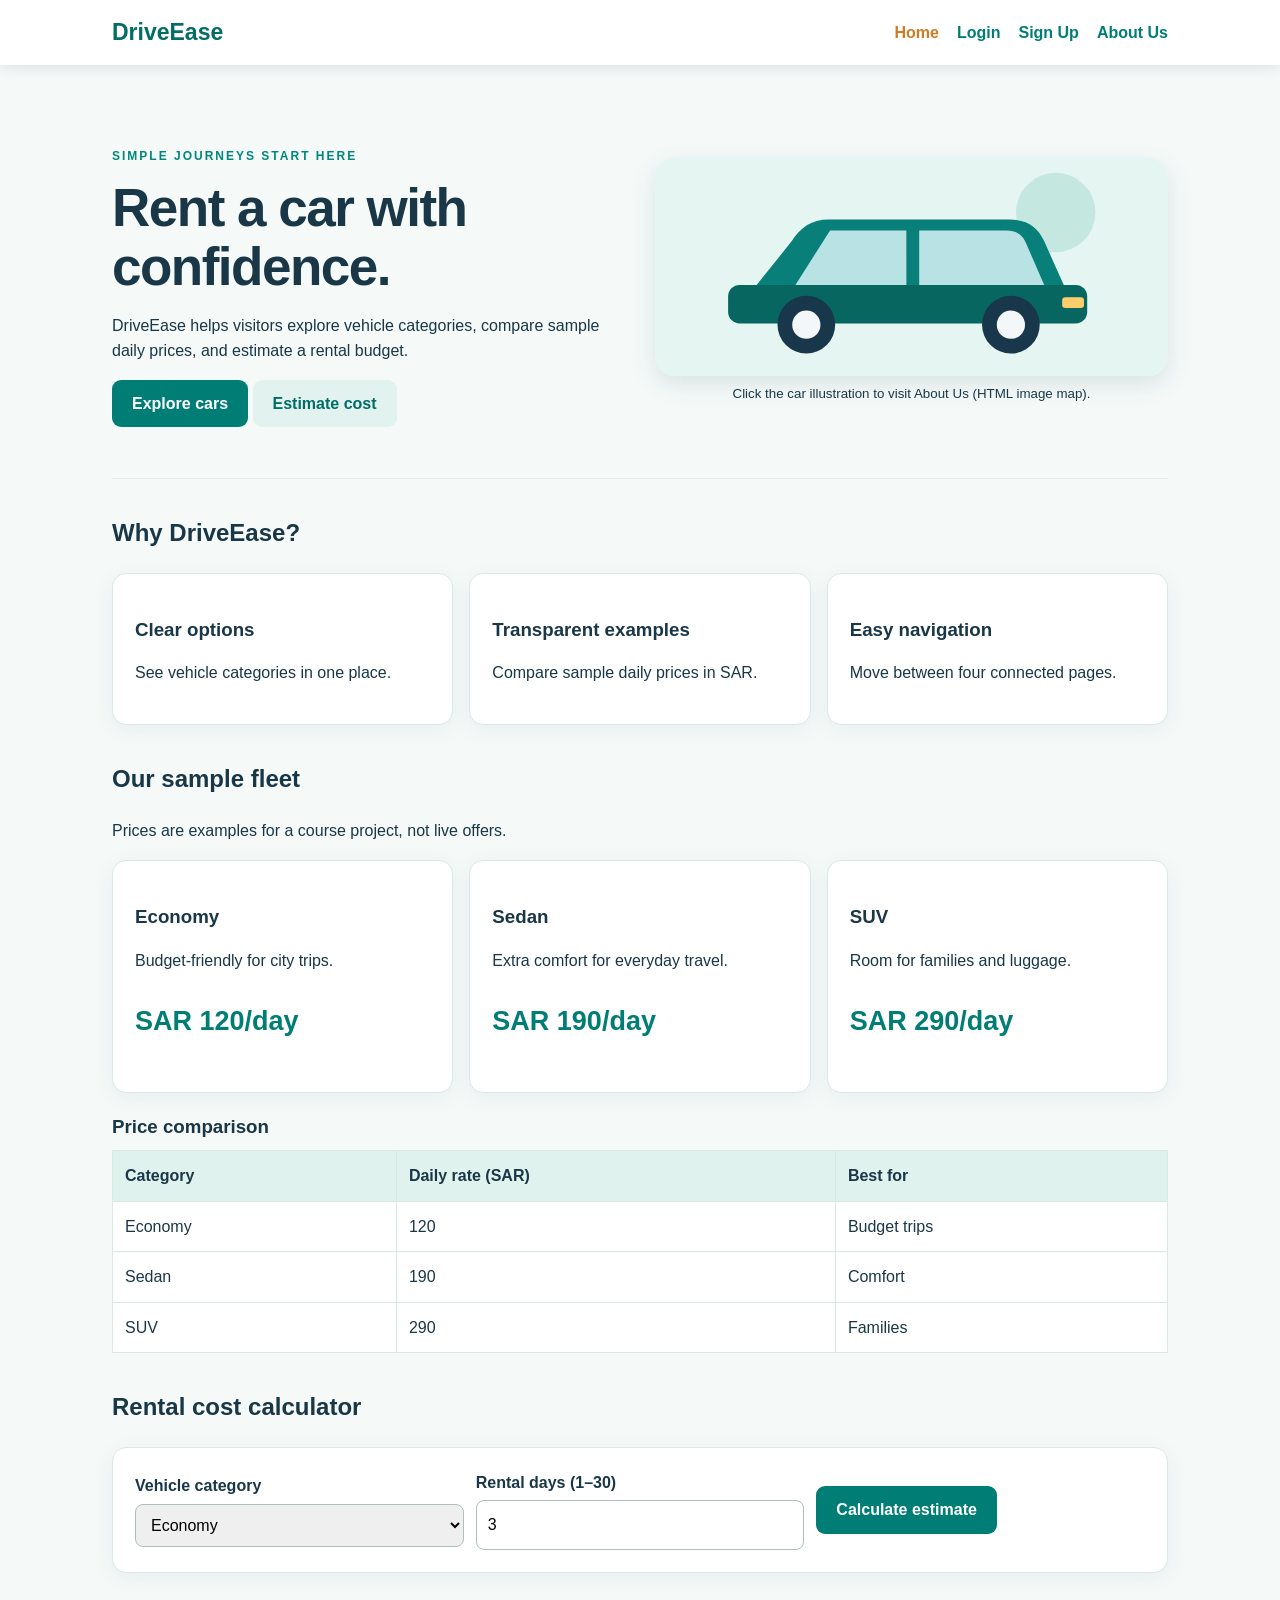
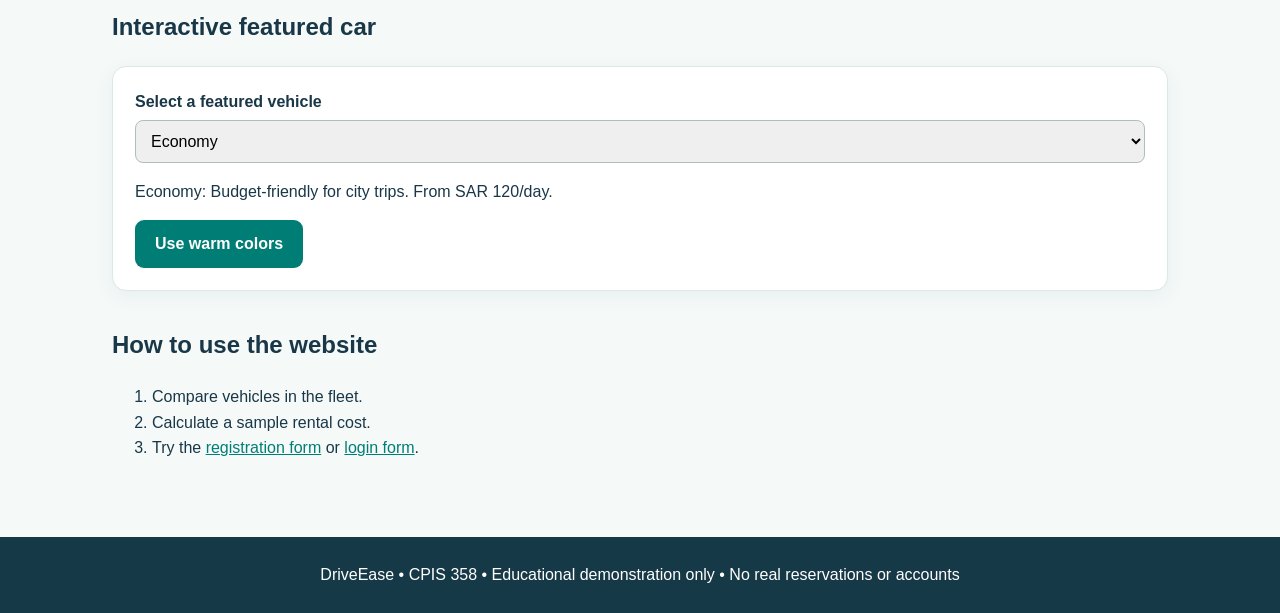
<file: Assignment-2/index.html>
<!DOCTYPE html>
<html lang="en">
<head>
    <meta charset="UTF-8">
    <meta name="viewport" content="width=device-width,initial-scale=1">
    <meta name="description" content="DriveEase educational car rental comparison website">
    <title>DriveEase | Home</title>
    <link rel="stylesheet" href="style.css">

    <style>
        .hero {
            border-bottom: 1px solid #e0ece9;
        }
    </style>
</head>

<body>

<header>
    <nav>
        <strong>DriveEase</strong>
        <div class="links">
            <a href="index.html" aria-current="page">Home</a>
            <a href="login.html">Login</a>
            <a href="signup.html">Sign Up</a>
            <a href="about.html">About Us</a>
        </div>
    </nav>
</header>

<main>

    <section class="hero">
        <div>
            <p class="eyebrow">Simple journeys start here</p>
            <h1 style="letter-spacing:-1.5px">
                Rent a car with confidence.
            </h1>

            <p>
                DriveEase helps visitors explore vehicle categories,
                compare sample daily prices, and estimate a rental budget.
            </p>

            <p>
                <a class="btn" href="#fleet">Explore cars</a>
                <a class="btn secondary" href="#calculator">Estimate cost</a>
            </p>
        </div>

        <div>
            <div class="banner">
                <img src="car.svg"
                     alt="Illustration of a rental car; clickable to learn about DriveEase"
                     usemap="#aboutMap">

                <map name="aboutMap">
                    <area shape="rect"
                          coords="0,0,800,340"
                          href="about.html"
                          alt="Open About Us">
                </map>

                <small>
                    Click the car illustration to visit About Us (HTML image map).
                </small>
            </div>
        </div>
    </section>

    <section id="benefits">
        <h2>Why DriveEase?</h2>

        <div class="cards">
            <article class="card">
                <h3>Clear options</h3>
                <p>See vehicle categories in one place.</p>
            </article>

            <article class="card">
                <h3>Transparent examples</h3>
                <p>Compare sample daily prices in SAR.</p>
            </article>

            <article class="card">
                <h3>Easy navigation</h3>
                <p>Move between four connected pages.</p>
            </article>
        </div>
    </section>

    <section id="fleet">
        <h2>Our sample fleet</h2>

        <p>Prices are examples for a course project, not live offers.</p>

        <div id="fleetCards" class="cards" aria-live="polite"></div>

        <h3>Price comparison</h3>

        <table>
            <thead>
                <tr>
                    <th>Category</th>
                    <th>Daily rate (SAR)</th>
                    <th>Best for</th>
                </tr>
            </thead>

            <tbody>
                <tr>
                    <td>Economy</td>
                    <td>120</td>
                    <td>Budget trips</td>
                </tr>

                <tr>
                    <td>Sedan</td>
                    <td>190</td>
                    <td>Comfort</td>
                </tr>

                <tr>
                    <td>SUV</td>
                    <td>290</td>
                    <td>Families</td>
                </tr>
            </tbody>
        </table>
    </section>

    <section id="calculator">
        <h2>Rental cost calculator</h2>

        <div class="panel">
            <div class="toolbar">

                <div>
                    <label for="carType">Vehicle category</label>

                    <select id="carType">
                        <option>Economy</option>
                        <option>Sedan</option>
                        <option>SUV</option>
                    </select>
                </div>

                <div>
                    <label for="days">Rental days (1–30)</label>
                    <input type="number" id="days" min="1" max="30" value="3">
                </div>

                <div>
                    <label class="sr-only" for="calculateButton">
                        Calculate estimate
                    </label>

                    <button id="calculateButton" type="button">
                        Calculate estimate
                    </button>
                </div>

            </div>

            <p id="estimateResult"
               class="message"
               role="status"
               aria-live="polite">
            </p>
        </div>
    </section>

    <section>
        <h2>Interactive featured car</h2>

        <div class="panel" id="featuredPanel">

            <label for="featuredCar">Select a featured vehicle</label>

            <select id="featuredCar">
                <option value="0">Economy</option>
                <option value="1">Sedan</option>
                <option value="2">SUV</option>
            </select>

            <p id="featuredDescription">
                Economy: Budget-friendly for city trips. From SAR 120/day.
            </p>

            <button id="themeButton" type="button">
                Use warm colors
            </button>

        </div>
    </section>

    <section>
        <h2>How to use the website</h2>

        <ol>
            <li>Compare vehicles in the fleet.</li>
            <li>Calculate a sample rental cost.</li>
            <li>
                Try the <a href="signup.html">registration form</a>
                or <a href="login.html">login form</a>.
            </li>
        </ol>
    </section>

</main>

<footer>
    DriveEase • CPIS 358 • Educational demonstration only • No real reservations or accounts
</footer>

<script src="app.js" defer></script>

</body>
</html>
</file>
<file: Assignment-2/style.css>
*{box-sizing:border-box}html{scroll-behavior:smooth}body{margin:0;background:#f5faf9;color:#193747;font:16px/1.6 Arial,sans-serif}a{color:#007e75}header{position:sticky;top:0;z-index:20;background:white;box-shadow:0 2px 14px #102c3220}nav{max-width:1100px;margin:auto;display:flex;align-items:center;justify-content:space-between;padding:14px 22px;gap:18px;flex-wrap:wrap}nav strong{font-size:23px;color:#006e65}nav .links{display:flex;gap:18px;flex-wrap:wrap}nav a{text-decoration:none;font-weight:600}nav a:hover,nav a[aria-current=page]{color:#d07c24}main{max-width:1100px;margin:0 auto;padding:35px 22px 60px}.hero{display:grid;grid-template-columns:1fr 1fr;align-items:center;gap:30px;padding:35px 0}.hero img,.banner img{width:100%;border-radius:20px;box-shadow:0 8px 25px #163e4520}.eyebrow{text-transform:uppercase;letter-spacing:2px;color:#00877b;font-size:12px;font-weight:700}h1{font-size:clamp(32px,5vw,53px);line-height:1.12;margin:12px 0}h2{margin-top:35px}h3{margin-bottom:8px}.btn,button{display:inline-block;background:#007e75;color:white;padding:11px 20px;border:0;border-radius:9px;cursor:pointer;font:inherit;font-weight:700;text-decoration:none}.btn:hover,button:hover{background:#005e57}.btn.secondary{background:#e2f2ef;color:#006e65}.cards{display:grid;grid-template-columns:repeat(3,1fr);gap:16px}.card,.panel{background:white;border:1px solid #dbe8e5;border-radius:14px;padding:22px;box-shadow:0 5px 20px #163e4510}.banner{max-width:620px;margin:12px auto 28px}.banner small{display:block;text-align:center}table{width:100%;border-collapse:collapse;background:white}th,td{border:1px solid #dce8e5;padding:12px;text-align:left}th{background:#dff2ee}.form-wrap{max-width:540px;margin:0 auto}.field{margin:14px 0}label{display:block;font-weight:600;margin-bottom:5px}input,select{width:100%;padding:11px;border:1px solid #aebfbc;border-radius:8px;font:inherit}input:focus,select:focus{outline:2px solid #49b3a8}.error{color:#b52d37;font-size:14px;min-height:18px}.message{padding:12px;border-radius:8px;margin-top:14px;display:none}.message.show{display:block;background:#e0f5e8;color:#155d38}.message.bad{background:#ffe8e8;color:#92222c}.toolbar{display:flex;gap:12px;flex-wrap:wrap;align-items:center}.toolbar>*{flex:1;min-width:160px}.price{font-size:27px;font-weight:800;color:#007e75}.tag{font-size:13px;color:#597077}.highlight{border:2px solid #d69c37!important;background:#fff7e8!important}footer{text-align:center;background:#163947;color:white;padding:25px}.sr-only{position:absolute;width:1px;height:1px;overflow:hidden;clip:rect(0,0,0,0)}@media(max-width:700px){.hero{grid-template-columns:1fr}.cards{grid-template-columns:1fr}nav{justify-content:center}}
</file>
